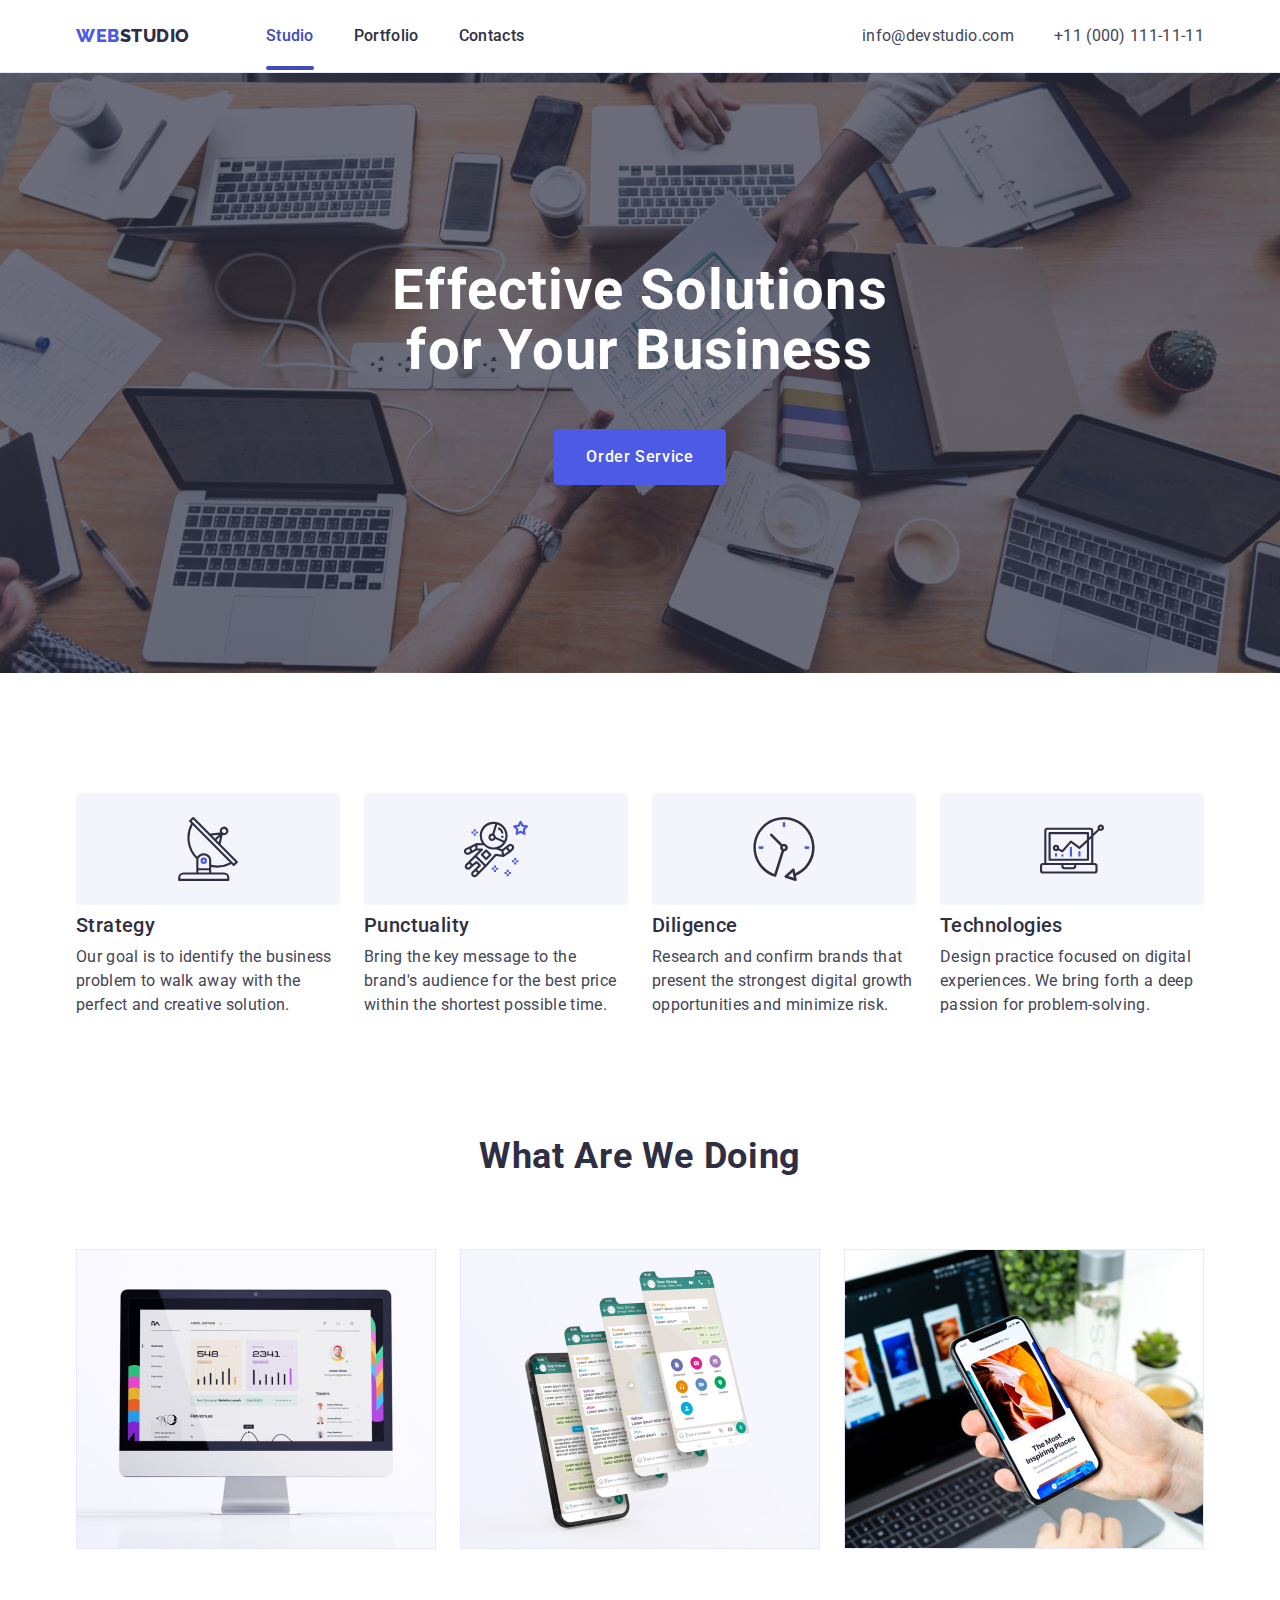
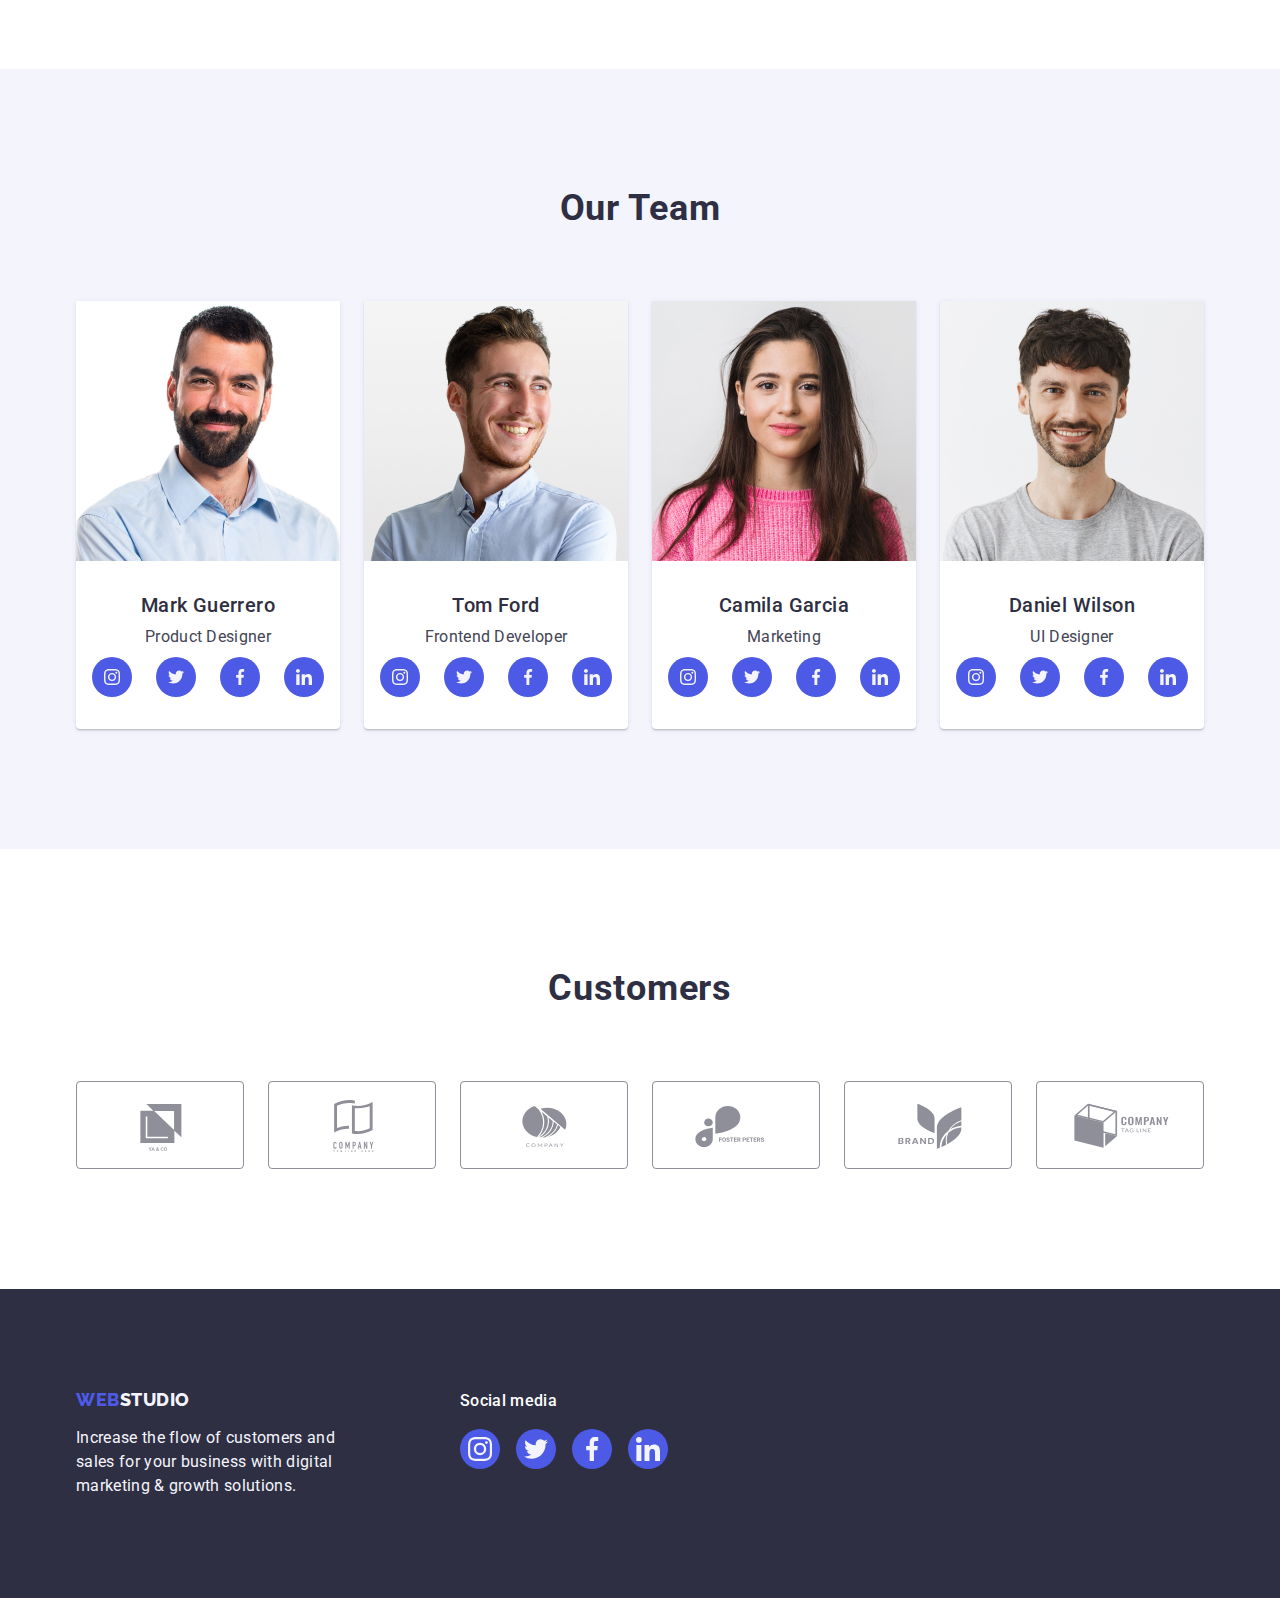
<file: index.html>
<!DOCTYPE html>
<html lang="en">

<head>
  <meta charset="UTF-8" />
  <meta http-equiv="X-UA-Compatible" content="IE=edge" />
  <meta name="viewport" content="width=device-width, initial-scale=1.0" />
  <title>Main Page</title>
  <!-- Fonts -->
  <link rel="preconnect" href="https://fonts.googleapis.com">
  <link rel="preconnect" href="https://fonts.gstatic.com" crossorigin>
  <link href="https://fonts.googleapis.com/css2?family=Raleway:wght@800&family=Roboto:wght@400;500;700&display=swap"
    rel="stylesheet">
  <!-- Normalize -->
  <link rel="stylesheet" href="https://cdn.jsdelivr.net/npm/modern-normalize@2.0.0/modern-normalize.min.css">
  <!-- Styles -->
  <link rel="stylesheet" href="./css/styles.css">
</head>

<body class="page">
  <!-- Headre section -->
  <header class="haeder">
    <div class="header-container container">
      <nav class="header-nav">
        <a class="header-logo link" href="./index.html">Web<span class="header-logo-color">Studio</span></a>
        <ul class="header-list list">
          <li class="haeder-item"><a class="header-link active link" href="./index.html">Studio</a></li>
          <li class="haeder-item"><a class="header-link link" href="./portfolio.html">Portfolio</a></li>
          <li class="haeder-item"><a class="header-link link" href="">Contacts</a></li>
        </ul>
      </nav>
      <address class="header-address">
        <ul class="header-networks list">
          <li class="header-networks-item"><a class="header-networks-link link"
              href="mailto:info@devstudio.com">info@devstudio.com</a></li>
          <li class="header-networks-item"><a class="header-networks-link link" href="tel:+110001111111">+11 (000)
              111-11-11</a></li>
        </ul>
      </address>
    </div>
  </header>
  <!-- Main section -->
  <main class="main">
    <!-- Hero section -->
    <section class="hero-section">
      <div class="hero-section-container container">
        <h1 class="hero-title">Effective Solutions for Your Business</h1>
        <button class="hero-button" type="button" data-modal-open>Order Service</button>
      </div>
    </section>
    <!-- Benefits section -->
    <section class="benefits-section">
      <div class="container">
        <h2 class="benefits-title visually-hidden">Benefits</h2>
        <ul class="benfits-list list">
          <li class="benefits-item">
            <div class="benefits-icon-container">
              <svg class="benefits-icon" width="64" height="64">
                <use href="./images/icons.svg#antenna"></use>
              </svg>
            </div>
            <h3 class="benefits-item-title">Strategy</h3>
            <p class="benefits-item-text">Our goal is to identify the business
              problem to walk away with the perfect and creative solution. </p>
          </li>
          <li class="benefits-item">
            <div class="benefits-icon-container">
              <svg class="benefits-icon" width="64" height="64">
                <use href="./images/icons.svg#astronaut"></use>
              </svg>
            </div>
            <h3 class="benefits-item-title">Punctuality</h3>
            <p class="benefits-item-text">Bring the key message to the brand's audience for the best price within the
              shortest possible time.</p>
          </li>
          <li class="benefits-item">
            <div class="benefits-icon-container">
              <svg class="benefits-icon" width="64" height="64">
                <use href="./images/icons.svg#clock"></use>
              </svg>
            </div>
            <h3 class="benefits-item-title">Diligence</h3>
            <p class="benefits-item-text">Research and confirm brands that present the strongest digital growth
              opportunities and minimize risk.</p>
          </li>
          <li class="benefits-item">
            <div class="benefits-icon-container">
              <svg class="benefits-icon" width="64" height="64">
                <use href="./images/icons.svg#diagram"></use>
              </svg>
            </div>
            <h3 class="benefits-item-title">Technologies</h3>
            <p class="benefits-item-text">Design practice focused on digital experiences. We bring forth a deep passion
              for problem-solving.</p>
          </li>
        </ul>
      </div>
    </section>
    <!-- Work section  -->
    <section class="work-section">
      <div class="container">
        <h2 class="work-title">What are we doing</h2>
        <ul class="work-list list">
          <li class="work-item"><img class="work-img" src="./images/img1.jpg" alt="compute" width="360" height="300">
          </li>
          <li class="work-item"><img class="work-img" src="./images/img2.jpg" alt="messenger" width="360" height="300">
          </li>
          <li class="work-item"><img class="work-img" src="./images/img3.jpg" alt="phone" width="360" height="300"></li>
        </ul>
      </div>
    </section>
    <!-- Team section -->
    <section class="team-section">
      <div class="team-container container">
        <h2 class="team-title">Our Team</h2>
        <ul class="team-list list">
          <li class="team-item"><img src="./images/img-team1.jpg" alt="Mark Guerrero" width="264" height="260">
            <div class="tema-name-profession">
              <h3 class="team-name">Mark Guerrero</h3>
              <p class="team-profession">Product Designer</p>
              <ul class="team-list-messenger list">
                <li class="team-item-icon"><a class="team-link-messenger" href="https://www.instagram.com"
                    aria-label="instagram">
                    <svg class="team-icon-messenger" width="16" height="16">
                      <use href="./images/icons.svg#instagram"></use>
                    </svg>
                  </a></li>
                <li class="team-item-icon"><a class="team-link-messenger" href="https://twitter.com"
                    aria-label="twitter">
                    <svg class="team-icon-messenger" width="16" height="16">
                      <use href="./images/icons.svg#twitter"></use>
                    </svg>
                  </a></li>
                <li class="team-item-icon"><a class="team-link-messenger" href="https://www.facebook.com"
                    aria-label="facebook">
                    <svg class="team-icon-messenger" width="16" height="16">
                      <use href="./images/icons.svg#facebook"></use>
                    </svg>
                  </a></li>
                <li class="team-item-icon"><a class="team-link-messenger" href="https://www.linkedin.com"
                    aria-label="linkedin">
                    <svg class="team-icon-messenger" width="16" height="16">
                      <use href="./images/icons.svg#linkedin"></use>
                    </svg>
                  </a></li>
              </ul>
            </div>
          </li>
          <li class="team-item"><img src="./images/img-team2.jpg" alt="Tom Ford" width="264" height="260">
            <div class="tema-name-profession">
              <h3 class="team-name">Tom Ford</h3>
              <p class="team-profession">Frontend Developer</p>
              <ul class="team-list-messenger list">
                <li class="team-item-icon"><a class="team-link-messenger" href="https://www.instagram.com"
                    aria-label="instagram">
                    <svg class="team-icon-messenger" width="16" height="16">
                      <use href="./images/icons.svg#instagram"></use>
                    </svg>
                  </a></li>
                <li class="team-item-icon"><a class="team-link-messenger" href="https://twitter.com"
                    aria-label="twitter">
                    <svg class="team-icon-messenger" width="16" height="16">
                      <use href="./images/icons.svg#twitter"></use>
                    </svg>
                  </a></li>
                <li class="team-item-icon"><a class="team-link-messenger" href="https://www.facebook.com"
                    aria-label="facebook">
                    <svg class="team-icon-messenger" width="16" height="16">
                      <use href="./images/icons.svg#facebook"></use>
                    </svg>
                  </a></li>
                <li class="team-item-icon"><a class="team-link-messenger" href="https://www.linkedin.com"
                    aria-label="linkedin">
                    <svg class="team-icon-messenger" width="16" height="16">
                      <use href="./images/icons.svg#linkedin"></use>
                    </svg>
                  </a></li>
              </ul>
            </div>
          </li>
          <li class="team-item"><img src="./images/img-team3.jpg" alt="Camila Garcia" width="264" height="260">
            <div class="tema-name-profession">
              <h3 class="team-name">Camila Garcia</h3>
              <p class="team-profession">Marketing</p>
              <ul class="team-list-messenger list">
                <li class="team-item-icon"><a class="team-link-messenger" href="https://www.instagram.com"
                    aria-label="instagram">
                    <svg class="team-icon-messenger" width="16" height="16">
                      <use href="./images/icons.svg#instagram"></use>
                    </svg>
                  </a></li>
                <li class="team-item-icon"><a class="team-link-messenger" href="https://twitter.com"
                    aria-label="twitter">
                    <svg class="team-icon-messenger" width="16" height="16">
                      <use href="./images/icons.svg#twitter"></use>
                    </svg>
                  </a></li>
                <li class="team-item-icon"><a class="team-link-messenger" href="https://www.facebook.com"
                    aria-label="facebook">
                    <svg class="team-icon-messenger" width="16" height="16">
                      <use href="./images/icons.svg#facebook"></use>
                    </svg>
                  </a></li>
                <li class="team-item-icon"><a class="team-link-messenger" href="https://www.linkedin.com"
                    aria-label="linkedin">
                    <svg class="team-icon-messenger" width="16" height="16">
                      <use href="./images/icons.svg#linkedin"></use>
                    </svg>
                  </a></li>
              </ul>
            </div>
          </li>
          <li class="team-item"><img src="./images/img-team4.jpg" alt="Daniel Wilson" width="264" height="260">
            <div class="tema-name-profession">
              <h3 class="team-name">Daniel Wilson</h3>
              <p class="team-profession">UI Designer</p>
              <ul class="team-list-messenger list">
                <li class="team-item-icon"><a class="team-link-messenger" href="https://www.instagram.com"
                    aria-label="instagram">
                    <svg class="team-icon-messenger" width="16" height="16">
                      <use href="./images/icons.svg#instagram"></use>
                    </svg>
                  </a></li>
                <li class="team-item-icon"><a class="team-link-messenger" href="https://twitter.com"
                    aria-label="twitter">
                    <svg class="team-icon-messenger" width="16" height="16">
                      <use href="./images/icons.svg#twitter"></use>
                    </svg>
                  </a></li>
                <li class="team-item-icon"><a class="team-link-messenger" href="https://www.facebook.com"
                    aria-label="facebook">
                    <svg class="team-icon-messenger" width="16" height="16">
                      <use href="./images/icons.svg#facebook"></use>
                    </svg>
                  </a></li>
                <li class="team-item-icon"><a class="team-link-messenger" href="https://www.linkedin.com"
                    aria-label="linkedin">
                    <svg class="team-icon-messenger" width="16" height="16">
                      <use href="./images/icons.svg#linkedin"></use>
                    </svg>
                  </a></li>
              </ul>
            </div>
          </li>
        </ul>
      </div>
    </section>
    <!-- Customers section -->
    <section class="customers-section">
      <div class="customers-container container">
        <h2 class="customers-title">Customers</h2>
        <ul class="customers-list list">
          <li class="customers-item">
            <a class="customers-link" href="" aria-label="logo">
              <svg class="customers-icon" width="104" height="56">
                <use href="./images/icons.svg#icon-logo"></use>
              </svg>
            </a>
          </li>
          <li class="customers-item">
            <a class="customers-link" href="" aria-label="logo-1">
              <svg class="customers-icon" width="104" height="56">
                <use href="./images/icons.svg#icon-logo-1"></use>
              </svg>
            </a>
          </li>
          <li class="customers-item">
            <a class="customers-link" href="" aria-label="logo-2">
              <svg class="customers-icon" width="104" height="56">
                <use href="./images/icons.svg#icon-logo-2"></use>
              </svg>
            </a>
          </li>
          <li class="customers-item">
            <a class="customers-link" href="" aria-label="logo-3">
              <svg class="customers-icon" width="104" height="56">
                <use href="./images/icons.svg#icon-logo-3"></use>
              </svg>
            </a>
          </li>
          <li class="customers-item">
            <a class="customers-link" href="" aria-label="logo-4">
              <svg class="customers-icon" width="104" height="56">
                <use href="./images/icons.svg#icon-logo-4"></use>
              </svg>
            </a>
          </li>
          <li class="customers-item">
            <a class="customers-link" href="" aria-label="logo-5">
              <svg class="customers-icon" width="104" height="56">
                <use href="./images/icons.svg#icon-logo-5"></use>
              </svg>
            </a>
          </li>
        </ul>
      </div>
    </section>
  </main>
  <!-- Footer section  -->
  <footer class="footer-section">
    <div class="footer-container container">
      <div class="footer-container-logo ">
        <a class="footer-logo link" href="./index.html">Web<span class="footer-logo-color">Studio</span></a>
        <p class="footer-text">Increase the flow of customers and sales for your business with digital marketing &amp;
          growth solutions.</p>
      </div>
      <div class="social-conteiner ">
        <p class="social-text">Social media</p>
        <ul class="footer-list-messenger list">
          <li class="footer-item-messenger"><a class="footer-link-messenger" href="https://www.instagram.com"
              aria-label="instagram">
              <svg class="footer-icon-messenger" width="24" height="24">
                <use href="./images/icons.svg#instagram"></use>
              </svg>
            </a></li>
          <li class="footer-item-messenger"><a class="footer-link-messenger" href="https://twitter.com"
              aria-label="twitter">
              <svg class="footer-icon-messenger" width="24" height="24">
                <use href="./images/icons.svg#twitter"></use>
              </svg>
            </a></li>
          <li class="footer-item-messenger"><a class="footer-link-messenger" href="https://www.facebook.com"
              aria-label="facebook">
              <svg class="footer-icon-messenger" width="24" height="24">
                <use href="./images/icons.svg#facebook"></use>
              </svg>
            </a></li>
          <li class="footer-item-messenger"><a class="footer-link-messenger" href="https://www.linkedin.com"
              aria-label="linkedin">
              <svg class="footer-icon-messenger" width="24" height="24">
                <use href="./images/icons.svg#linkedin"></use>
              </svg>
            </a></li>
        </ul>
      </div>
    </div>
  </footer>
  <!-- Model window -->
  <div class="backdrop is-hidden" data-modal>
    <div class="modal">
      <button class="modal-button" type="button" data-modal-close>
        <svg class="modal-icon" width="8" height="8">
          <use href="./images/icons.svg#icon-close"></use>
        </svg>
      </button>
    </div>
  </div>
  <script src="./js/modal.js"></script>
</body>

</html>
</file>
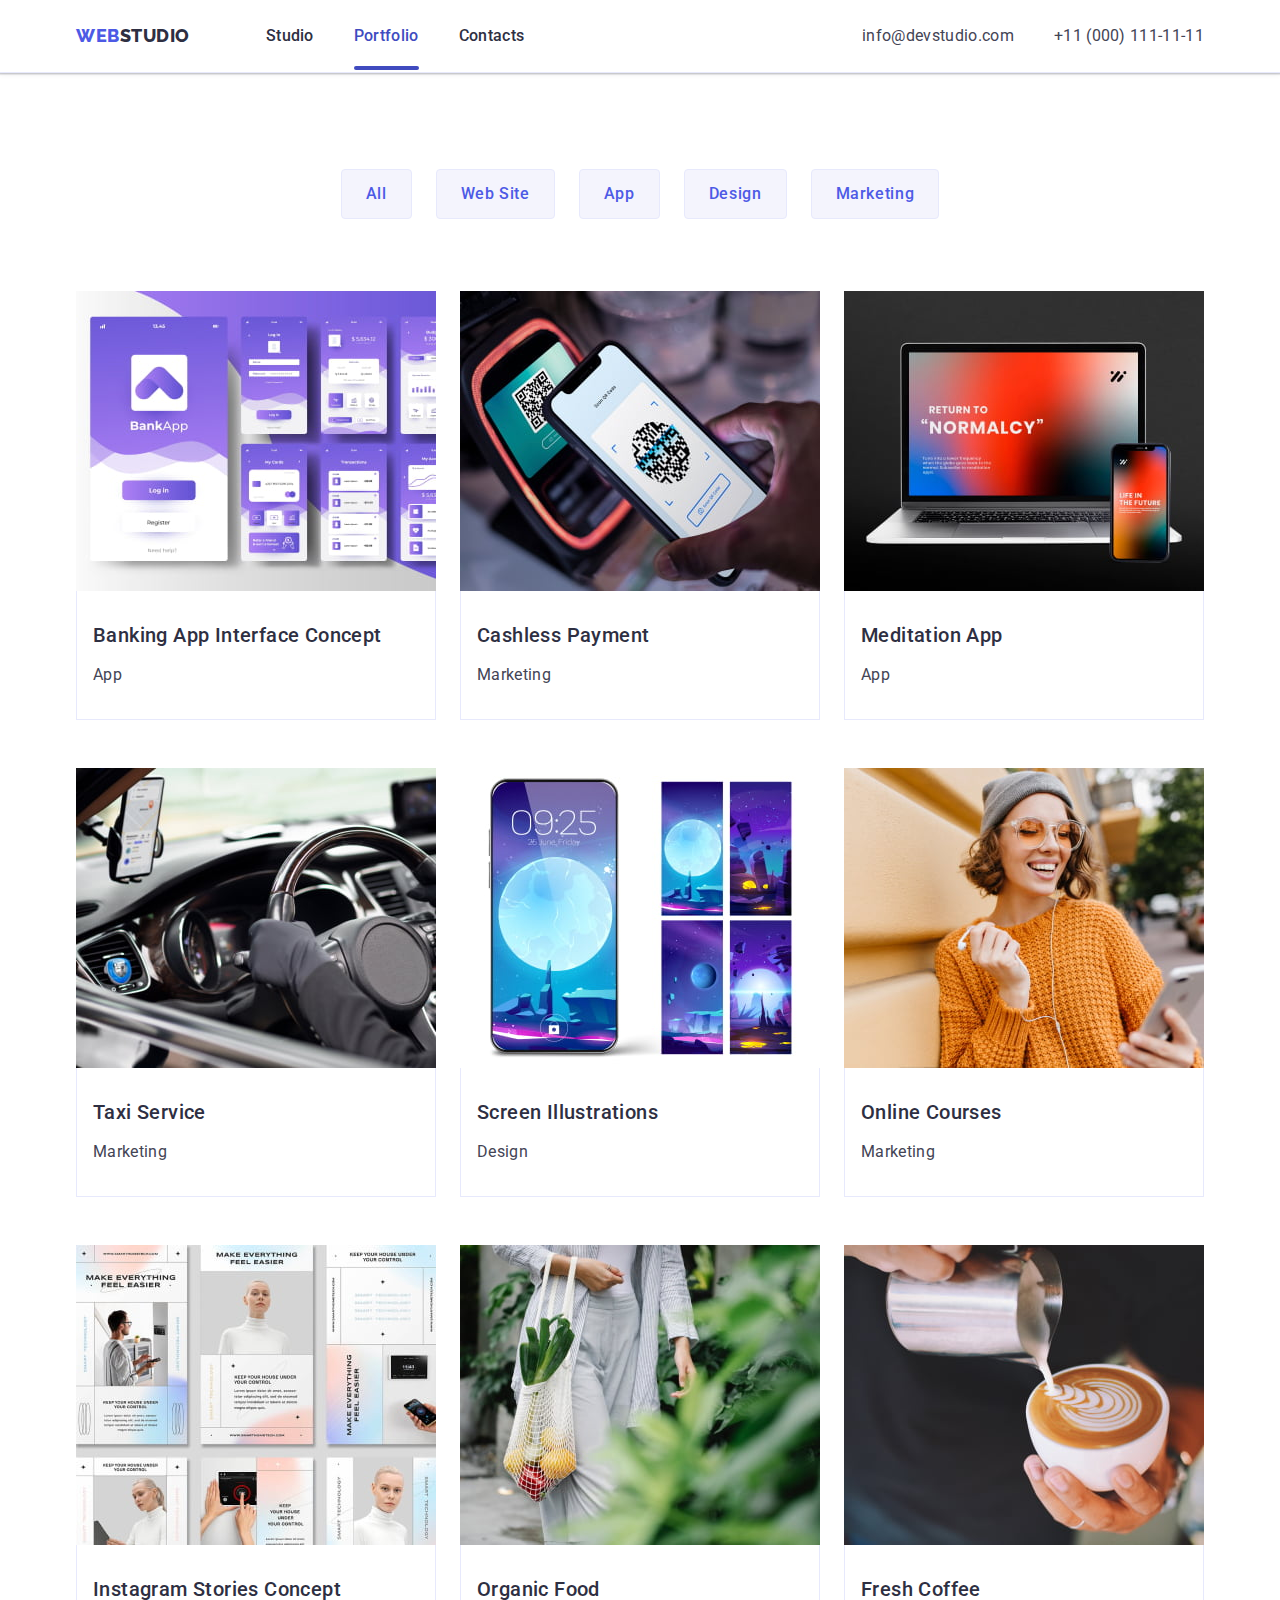
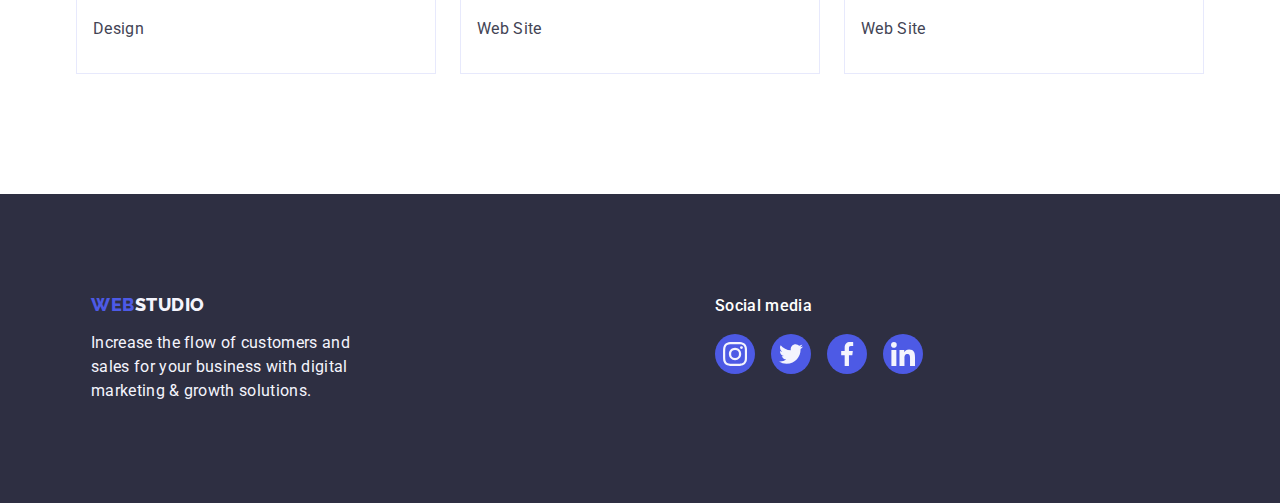
<file: portfolio.html>
<!DOCTYPE html>
<html lang="en">

<head>
    <meta charset="UTF-8" />
    <meta http-equiv="X-UA-Compatible" content="IE=edge" />
    <meta name="viewport" content="width=device-width, initial-scale=1.0" />
    <title>Main Page</title>
    <!-- Fonts -->
    <link rel="preconnect" href="https://fonts.googleapis.com">
    <link rel="preconnect" href="https://fonts.gstatic.com" crossorigin>
    <link href="https://fonts.googleapis.com/css2?family=Raleway:wght@800&family=Roboto:wght@400;500;700&display=swap"
        rel="stylesheet">
    <!-- Normalize -->
    <link rel="stylesheet" href="https://cdn.jsdelivr.net/npm/modern-normalize@2.0.0/modern-normalize.min.css">
    <!-- Styles -->
    <link rel="stylesheet" href="./css/styles.css">
</head>

<body class="page">
    <!-- Headre section -->
    <header class="haeder">
        <div class="header-container container">
            <nav class="header-nav">
                <a class="header-logo link" href="./index.html">Web<span class="header-logo-color">Studio</span></a>
                <ul class="header-list list">
                    <li class="haeder-item"><a class="header-link link" href="./index.html">Studio</a></li>
                    <li class="haeder-item"><a class="header-link active link" href="./portfolio.html">Portfolio</a>
                    </li>
                    <li class="haeder-item"><a class="header-link link" href="">Contacts</a></li>
                </ul>
            </nav>
            <address class="header-address">
                <ul class="header-networks list">
                    <li class="header-networks-item"><a class="header-networks-link link"
                            href="mailto:info@devstudio.com">info@devstudio.com</a></li>
                    <li class="header-networks-item"><a class="header-networks-link link" href="tel:+110001111111">+11
                            (000)
                            111-11-11</a></li>
                </ul>

            </address>
        </div>
    </header>
    <!-- Main -->
    <main>
        <!-- Buttons section -->
        <section class="main-hero-section">
            <div class="container">
                <h1 class="visually-hidden">Services</h1>
                <ul class="hero-list list">
                    <li class="hero-item"><button class="hero-button-portfol" type="button">All</button></li>
                    <li class="hero-item"><button class="hero-button-portfol" type="button">Web Site</button></li>
                    <li class="hero-item"><button class="hero-button-portfol" type="button">App</button></li>
                    <li class="hero-item"><button class="hero-button-portfol" type="button">Design</button></li>
                    <li class="hero-item"><button class="hero-button-portfol" type="button">Marketing</button></li>
                </ul>
                <!-- Fotos section -->
                <ul class="fotos-list list">
                    <li class="fotos-item"><a class="link" href=""><img class="fotos-img" src="./images/img-m2-1.jpg"
                                alt="App" width="360" height="300">
                            <div class="name-container">
                                <h2 class="fotos-title">Banking App Interface Concept</h2>
                                <p class="fotos-text">App</p>
                            </div>
                        </a>

                    </li>
                    <li class="fotos-item"><a class="link" href=""><img class="fotos-img" src="./images/img-m2-2.jpg"
                                alt="Marketing" width="360" height="300">
                            <div class="name-container">
                                <h2 class="fotos-title">Cashless Payment</h2>
                                <p class="fotos-text">Marketing</p>
                            </div>
                        </a>
                    </li>
                    <li class="fotos-item"><a class="link" href=""><img class="fotos-img" src="./images/img-m2-3.jpg"
                                alt="App" width="360" height="300">
                            <div class="name-container">
                                <h2 class="fotos-title">Meditation App</h2>
                                <p class="fotos-text">App</p>
                            </div>
                        </a>
                    </li>
                    <li class="fotos-item"><a class="link" href=""><img class="fotos-img" src="./images/img-m2-4.jpg"
                                alt="Marketing" width="360" height="300">
                            <div class="name-container">
                                <h2 class="fotos-title">Taxi Service</h2>
                                <p class="fotos-text">Marketing</p>
                            </div>
                        </a>
                    </li>
                    <li class="fotos-item"><a class="link" href=""><img class="fotos-img" src="./images/img-m2-5.jpg"
                                alt="Desing" width="360" height="300">
                            <div class="name-container">
                                <h2 class="fotos-title">Screen Illustrations</h2>
                                <p class="fotos-text">Design</p>
                            </div>
                        </a>

                    </li>
                    <li class="fotos-item"><a class="link" href=""><img class="fotos-img" src="./images/img-m2-6.jpg"
                                alt="Marketing" width="360" height="300">
                            <div class="name-container">
                                <h2 class="fotos-title">Online Courses</h2>
                                <p class="fotos-text">Marketing</p>
                            </div>
                        </a>

                    </li>
                    <li class="fotos-item"><a class="link" href=""><img class="fotos-img" src="./images/img-m2-7.jpg"
                                alt="Design" width="360" height="300">
                            <div class="name-container">
                                <h2 class="fotos-title">Instagram Stories Concept</h2>
                                <p class="fotos-text">Design</p>
                            </div>
                        </a>

                    </li>
                    <li class="fotos-item"><a class="link" href=""><img class="fotos-img" src="./images/img-m2-8.jpg"
                                alt="Web Site" width="360" height="300">
                            <div class="name-container">
                                <h2 class="fotos-title">Organic Food</h2>
                                <p class="fotos-text">Web Site</p>
                            </div>
                        </a>

                    </li>
                    <li class="fotos-item"><a class="link" href=""><img class="fotos-img" src="./images/img-m2-9.jpg"
                                alt="Web Site" width="360" height="300">
                            <div class="name-container">
                                <h2 class="fotos-title">Fresh Coffee</h2>
                                <p class="fotos-text">Web Site</p>
                            </div>
                        </a>

                    </li>
                </ul>
            </div>
        </section>
    </main>
    <!-- Footer section  -->
    <footer class="footer-section">
        <div class="footer-container container">
            <div class="footer-container-logo container">
                <a class="footer-logo link" href="./index.html">Web<span class="footer-logo-color">Studio</span></a>
                <p class="footer-text">Increase the flow of customers and sales for your business with digital marketing
                    &amp; growth solutions.</p>
            </div>
            <div class="social-conteiner container">
                <p class="social-text">Social media</p>
                <ul class="footer-list-messenger list">
                    <li class="footer-item-messenger">
                        <a class="footer-link-messenger" href="https://www.instagram.com" aria-label="instagram">
                            <svg class="footer-icon-messenger" width="24" height="24">
                                <use href="./images/icons.svg#instagram"></use>
                            </svg>
                        </a>
                    </li>
                    <li class="footer-item-messenger">
                        <a class="footer-link-messenger" href="https://twitter.com" aria-label="twitter">
                            <svg class="footer-icon-messenger" width="24" height="24">
                                <use href="./images/icons.svg#twitter"></use>
                            </svg>
                        </a>
                    </li>
                    <li class="footer-item-messenger">
                        <a class="footer-link-messenger" href="https://www.facebook.com" aria-label="facebook">
                            <svg class="footer-icon-messenger" width="24" height="24">
                                <use href="./images/icons.svg#facebook"></use>
                            </svg>
                        </a>
                    </li>
                    <li class="footer-item-messenger">
                        <a class="footer-link-messenger" href="https://www.linkedin.com" aria-label="linkedin">
                            <svg class="footer-icon-messenger" width="24" height="24">
                                <use href="./images/icons.svg#linkedin"></use>
                            </svg>
                        </a>
                    </li>
                </ul>
            </div>
        </div>
    </footer>


</body>

</html>
</file>
<file: css/styles.css>
:root {
    --cl-iris: #4D5AE5;
    --cl-osean: #404BBF;
    --bg-cl-navyblue: #2e2f42;
    --cl-green:#31D0AA;
    --cl-slate:#434455;
    --light-slate:#8E8F99;
    --slayles-cl:#e7e9fc;
    --bg-cl-cloud:#f4f4fd;
    --navy-blue-modal: #2e2f42;
    --grey: #2e2f42;
    --bg-cl-white:#ffffff;
    --dairy:#fcfcfc;
}

/* Common styles */

body {
    font-family: "Roboto", sans-serif;
    color:#434455;
    background-color: #FFFFFF;
}

/* Reset */

h1,h2,h3,h4,h5,h6,p {
    margin: 0;
}

button{
    cursor: pointer;
    border: none;
    border-radius: 4px;
}

img{
    display: block;
}

.link {
    text-decoration: none;
}

.list {
    list-style: none;
    margin: 0;
    padding: 0;
}

.visually-hidden {
    position: absolute;
    width: 1px;
    height: 1px;
    margin: -1px;
    border: 0;
    padding: 0;
    white-space: nowrap;
    clip-path: inset(100%);
    clip: rect(0 0 0 0);
    overflow: hidden;
}

/* Base styles */

.container {
    width: 1158px;
    margin-left: auto;
    margin-right: auto;
    padding-left: 15px;
    padding-right: 15px;
}

/* Main */

.page {}

/* Header */

.haeder {
    padding-top: 24px;
    padding-bottom: 24px;
    border-bottom: 1px solid #e7e9fc;
    box-shadow: 0px 1px 6px 0px rgba(46, 47, 66, 0.08), 0px 1px 1px 0px rgba(46, 47, 66, 0.16), 0px 2px 1px 0px rgba(46, 47, 66, 0.08);
}

.header-container{
    align-items: center;
    display: flex;
    justify-content: space-between;
}

.header-nav {
    margin-right: 332px;
    display: flex;
    align-items: center;
}

.header-logo {
    margin-right: 76px;
    font-family: "Raleway", sans-serif;
    font-weight: 800;
    font-size: 18px;
    line-height: 1.17;
    letter-spacing: 0.03em;
    text-transform: uppercase;
    color: var(--cl-iris);
}

.header-logo-color {
    color:var(--bg-cl-navyblue);
}

.header-list {
    gap: 40px;
    display: flex;
    align-items: center;
    font-weight: 500;
    font-size: 16px;
    line-height: 1.5;
    letter-spacing: 0.02em;
    color: var(--bg-cl-navyblue);
}

.header-list .header-link:hover,
.header-list .header-link:focus {
    color: #404BBF;
}

.haeder-item {
    color: var(--bg-cl-navyblue);
}

.header-link {
    font-style: normal;
    font-weight: 500;
    font-size: 16px;
    line-height: 1.5;
    letter-spacing: 0.02em;
    color: #2E2F42;
    padding: 24px 0;
    transition: color 250ms cubic-bezier(0.4, 0, 0.2, 1);
    position: relative;
}

.header-link.active{
    color: #404BBF;
}

.header-link.active::after{
    content: '';
    left: 0;
    bottom: -1px;
    display: block;
    width: 100%;
    height: 4px;
    border-radius: 2px;
    background-color: #404bbf;
    position: absolute;
}

.header-address {
    align-items: center;
    display: flex;
    font-style: normal;
}

.header-networks {
    gap: 40px;
    display: flex;
    align-items: center;
}

.header-networks-item {}

.header-networks-link {
    font-weight: 400;
    font-size: 16px;
    font-style: normal;
    line-height: 1.5;
    letter-spacing: 0.02em;
    color: #434455;
    transition: color 250ms cubic-bezier(0.4, 0, 0.2, 1);
}

.header-networks .header-networks-link:hover,
.header-networks .header-networks-link:focus {
    color:#404BBF;
}

/* Hero section */

.hero-section {
    max-width: 1440px;
    margin: 0 auto;
    background-color: #2E2F42;
    padding: 188px 0;
    background-image: linear-gradient(rgba(46, 47, 66, 0.70), rgba(46, 47, 66, 0.70)), url(../images/hero-img.jpg);
    background-repeat: no-repeat;
    background-position: center;
    background-size: cover;
}

.hero-title {
    font-weight: 700;
    font-size: 56px;
    line-height: 1.07;
    text-align: center;
    letter-spacing: 0.02em;
    color: #FFFFFF;
    margin: 0 auto;
    margin-bottom: 48px;
    max-width: 496px;
}

.hero-button {
    display: block;
    font-weight: 500;
    font-size: 16px;
    line-height: 1.5;
    letter-spacing: 0.04em;
    color: #FFFFFF;
    background-color: #4D5AE5;
    cursor:pointer;
    margin: 0 auto;
    padding: 16px 32px;
    min-width: 169px;
    transition: background-color 250ms cubic-bezier(0.4, 0, 0.2, 1);
}

.hero-button:hover,
.hero-button:focus {
    background-color: #404BBF;
}

/* Benefits section */

.benefits-section{
    padding: 120px 0;
}

.benefits-icon-container{
    display: flex;
    justify-content: center;
    align-items: center;
    padding: 24px 0;
    margin-bottom: 8px;

    border-radius: 4px;
    background: var(--bg-cl-cloud);
}


.benefits-title {
    color: var(--bg-cl-navyblue);
}

.benfits-list {
    display: flex;
    justify-content: space-between;
    gap: 24px;
}

.benefits-item {
    width: calc((100% - 72px) / 4);
}

.benefits-item-title {
    font-weight: 500;
    font-size: 20px;
    line-height: 1.2;
    letter-spacing: 0.02em;
    color: var(--bg-cl-navyblue);
    margin-bottom: 8px;
}

.benefits-item-text {
    font-weight: 400;
    font-size: 16px;
    line-height: 1.5;
    letter-spacing: 0.02em;
    color: #434455;
}

/* Work section */

.work-section {
    padding-bottom: 120px;
}

.work-title {
    font-size: 36px;
    line-height: 1.11;
    letter-spacing: 0.02em;
    text-align: center;
    text-transform: capitalize;
    color:var(--bg-cl-navyblue);
    margin-bottom: 72px;
}

.work-list {
    display: flex;
    gap: 24px;
}

.work-item {
    width: calc((100% - 48px) / 3);
}

.work-img {}

/* Team section */

.team-section {
    background-color: #F4F4FD;
    padding: 120px 0;
}

.team-container{}

.team-title {
    font-size: 36px;
    line-height: 1.11;
    text-align: center;
    letter-spacing: 0.02em;
    text-transform: capitalize;
    color: var(--bg-cl-navyblue);
    margin-bottom: 72px;
}

.team-list {
    display: flex;
    gap: 24px;
}

.team-item {
    background-color: #FFFFFF;
    border-radius: 0px 0px 4px 4px;
    width:calc((100% - 72px) / 4);
    box-shadow: 0px 2px 1px 0px rgba(46, 47, 66, 0.08), 0px 1px 1px 0px rgba(46, 47, 66, 0.16), 0px 1px 6px 0px rgba(46, 47, 66, 0.08);
}

.tema-name-profession {
    padding: 32px 0;
}

.team-name {
    font-weight: 500;
    font-size: 20px;
    line-height: 1.2;
    letter-spacing: 0.02em;
    color: var(--bg-cl-navyblue);
    margin-bottom: 8px;
    text-align: center;
}

.team-profession {
    font-weight: 400;
    font-size: 16px;
    line-height: 1.5;
    letter-spacing: 0.02em;
    color: #434455;
    text-align: center;
    margin-bottom: 8px;
}

.team-list-messenger{
    display: flex;
    gap: 24px;
    justify-content: center;
}

.team-item-icon{
    fill: #f4f4fd;
}

.team-link-messenger{
    display: flex;
    justify-content: center;
    align-items: center;
    width: 40px;
    height: 40px;
    border-radius: 50%;
    background-color: #4D5AE5;
    transition: background-color 250ms cubic-bezier(0.4, 0, 0.2, 1);
}

.team-link-messenger:hover,
.team-link-messenger:focus{
    background-color: #404BBF;
}

.team-icon-messenger{}

/* Customers section */

.customers-section{
    padding: 120px 0;
}

.customers-title{
    font-size: 36px;
    font-weight: 700;
    line-height: 1.11;
    letter-spacing: 0.72px;
    text-transform: capitalize;
    color: var(--bg-cl-navyblue);
    text-align: center;
    margin-bottom: 72px;
}

.customers-container {}

.customers-list {
    display:flex;
    justify-content:center;
    gap:24px;

}

.customers-item {}

.customers-link {
    display: flex;
    justify-content: center;
    align-items: center;

    width: 168px;
    height: 88px;

    border-radius: 4px;
    border: 1px solid #8E8F99;
    color: var(--light-slate);
    transition: border-color 250ms cubic-bezier(0.4, 0, 0.2, 1),
    color 250ms cubic-bezier(0.4, 0, 0.2, 1);
}

.customers-icon {
    fill: currentColor;
}

.customers-link:hover,
.customers-link:focus{
    border-color: #404BBF;
    color: #404BBF;
}

.customers-link:hover .customers-icon,
.customers-link:focus .customers-icon {
    fill: #404BBF;
}


/* Footer section */

.footer-section {
    background-color: #2E2F42;
    padding:100px 0;
}

.footer-container{
    display: flex;
    align-items: baseline;
}

.footer-container-logo{
    margin-right: 120px;
}

.footer-logo {
    display: inline-block;
    font-family: "Raleway",sans-serif;
    font-weight: 800;
    font-size: 18px;
    line-height: 1.17;
    letter-spacing: 0.03em;
    text-transform: uppercase;
    color:var(--cl-iris);
    margin-bottom: 16px;
}

.footer-logo-color {
    color: #f4f4fd;
}

.footer-text {
    max-width: 264px;
    font-weight: 400;
    font-size: 16px;
    line-height: 1.5;
    letter-spacing: 0.02em;
    color: #F4F4FD;
}

.footer-list-messenger {
    display: flex;
    gap: 16px;
}

.footer-link-messenger {
    display: flex;
    justify-content: center;
    align-items: center;
    width: 40px;
    height: 40px;
    border-radius: 50%;
    background-color: #4D5AE5;
    transition: background-color 250ms cubic-bezier(0.4, 0, 0.2, 1);
}

.footer-link-messenger:hover,
.footer-link-messenger:focus {
    background-color: #31D0AA;
}

.footer-icon-messenger {
    fill: var(--bg-cl-cloud);
}

.social-conteiner{}

.social-text{
    font-size: 16px;
    font-weight: 500;
    line-height: 24px;
    letter-spacing: 0.02em;
    color:var(--bg-cl-white);
    margin-bottom: 16px;
}

/* Portfolio styles */

.main-hero-section{
    padding-top:96px;
    padding-bottom: 120px;
}

.hero-list{
    display: flex;
    justify-content: center;
    gap:24px;
    margin-bottom: 72px;
}

.hero-item{}

.hero-button-portfol {
    font-weight: 500;
    font-size: 16px;
    line-height: 1.5;
    text-align: center;
    letter-spacing: 0.04em;
    color: #4D5AE5;
    background-color: var(--bg-cl-cloud);
    padding: 12px 24px;
    border: 1px solid var(--slayles-cl);
    transition: background-color, color 250ms cubic-bezier(0.4, 0, 0.2, 1);
}

.list .hero-button-portfol:hover,
.list .hero-button-portfol:focus {
    color: #FFFFFF;
    background-color: #404BBF;
    border: 1px solid transparent;
}


.fotos-list {
    display: flex;
    flex-wrap:wrap;
    gap: 48px 24px;
}

.fotos-img {}

.fotos-title {
    font-weight: 500;
    font-size: 20px;
    line-height: 1.2;
    letter-spacing: 0.02em;
    color: #2E2F42;
}

.fotos-text {
    font-weight: 400;
    font-size: 16px;
    line-height: 1.5;
    letter-spacing: 0.02em;
    color: #434455;
    padding-top: 8px;
}

.name-container {
    padding: 32px 16px;
    border: 1px solid #e7e9fc;
    border-top: none;
}
.fotos-title {
    margin-bottom: 8px;
}

/* Modal styles */

.backdrop {
    position: fixed;
    top: 0;
    left: 0;
    width: 100%;
    height: 100%;
    background-color: #2E2F4266;
    transition: opacity 250ms cubic-bezier(0.4, 0, 0.2, 1), visibility 250ms cubic-bezier(0.4, 0, 0.2, 1);
}

.modal {
    position: absolute;
    top: 50%;
    left: 50%;
    transform: translateX(-50%) translateY(-50%);
    width: 408px;
    min-height: 584px;
    background-color: #FCFCFC;
    border-radius: 4px;
    transition: transform 250ms cubic-bezier(0.4, 0, 0.2, 1);
    box-shadow: 0px 1px 1px rgba(0, 0, 0, 0.14), 0px 1px 3px rgba(0, 0, 0, 0.12), 0px 2px 1px rgba(0, 0, 0, 0.2);
}

.modal-button {
    position: absolute;
    top: 24px;
    right: 24px;
    width: 24px;
    height: 24px;
    border-radius: 50%;
    display: flex;
    align-items: center;
    justify-content: center;
    background-color: #e7e9fc;
    border: 1px solid rgba(0, 0, 0, 0.1);
    padding: 0;
    transition: background-color 250ms cubic-bezier(0.4, 0, 0.2, 1), border 250ms cubic-bezier(0.4, 0, 0.2, 1);
}   

.modal-button:hover,
.modal-button:focus{    
    background-color: #404bbf;
    border: none;
}

.modal-icon {
    transition: fill 250ms cubic-bezier(0.4, 0, 0.2, 1);
}

.modal-icon:hover,
.modal-icon:focus{
    fill: #ffffff;
}

.is-hidden{
    opacity: 0;
    visibility: hidden;
    pointer-events: none;
}
</file>
